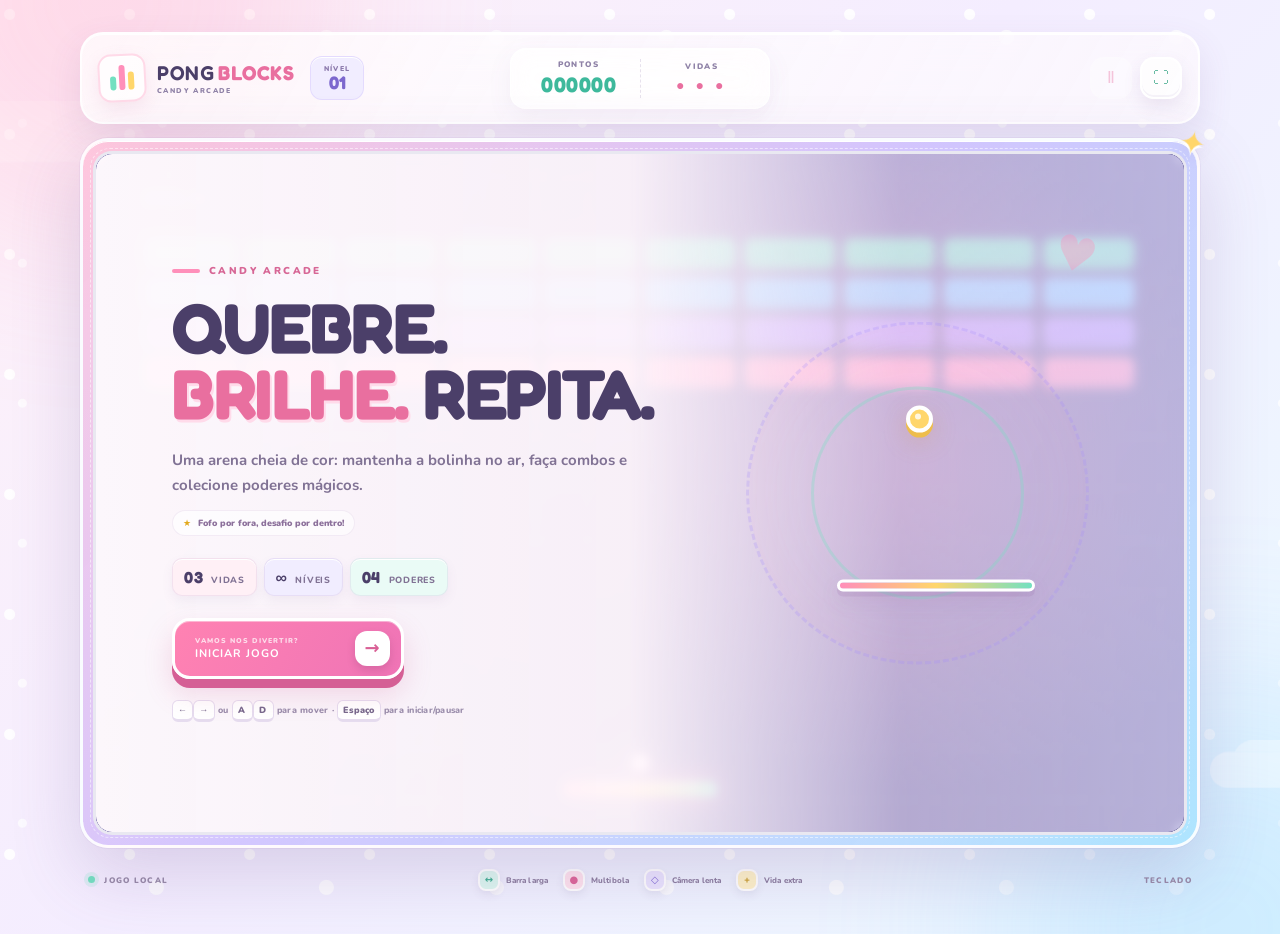
<file: projetos/vanilla-js/index.html>
<!DOCTYPE html>
<html lang="pt-BR">

<head>
    <meta charset="UTF-8">
    <meta name="viewport" content="width=device-width, initial-scale=1.0, viewport-fit=cover">
    <meta name="theme-color" content="#fff5fb">
    <meta name="description" content="Pong Blocks: um quebra-blocos fofo, colorido, responsivo e cheio de power-ups.">
    <title>Pong Blocks — Candy Arcade</title>
    <link rel="preconnect" href="https://fonts.googleapis.com">
    <link rel="preconnect" href="https://fonts.gstatic.com" crossorigin>
    <link
        href="https://fonts.googleapis.com/css2?family=Fredoka:wght@500;600;700&family=Nunito:wght@600;700;800;900&display=swap"
        rel="stylesheet">
    <link rel="stylesheet" href="style.css">
</head>

<body>
    <div class="ambient ambient-one" aria-hidden="true"></div>
    <div class="ambient ambient-two" aria-hidden="true"></div>

    <main class="game-shell">
        <header class="topbar">
            <div class="brand-zone">
                <a class="brand" href="#" aria-label="Pong Blocks — início">
                    <span class="brand-mark" aria-hidden="true"><i></i><i></i><i></i></span>
                    <span class="brand-copy">PONG <strong>BLOCKS</strong><small>Candy Arcade</small></span>
                </a>
                <div class="level-chip"><span>NÍVEL</span><strong id="level">01</strong></div>
            </div>

            <div class="hud" aria-label="Status da partida">
                <div class="hud-item hud-score"><span>PONTOS</span><strong id="score">000000</strong></div>
                <div class="hud-item hud-lives"><span>VIDAS</span><strong id="lives" aria-label="3 vidas">● ● ●</strong>
                </div>
            </div>
            <strong id="bestScore" class="sr-only">000000</strong>

            <div class="top-actions">
                <button class="icon-button" id="pauseButton" type="button" aria-label="Pausar jogo"
                    data-tooltip="Pausar" disabled><span aria-hidden="true">Ⅱ</span></button>
                <button class="icon-button" id="fullscreenButton" type="button" aria-label="Abrir em tela cheia"
                    data-tooltip="Tela cheia"><span id="fullscreenIcon" aria-hidden="true">⛶</span></button>
            </div>
        </header>

        <section class="game-card" aria-label="Área do jogo">
            <div class="game-stage" id="gameStage">
                <canvas id="gameCanvas" width="960" height="600" aria-label="Jogo Pong Blocks"></canvas>
                <div class="status-pill hidden" id="statusPill" role="status"><span id="statusIcon">✦</span><span
                        id="statusText">Barra ampliada</span></div>
                <div class="level-progress hidden" id="levelProgress" aria-label="Progresso da fase">
                    <span class="progress-label">FASE</span>
                    <span class="progress-track"><i id="progressFill"></i></span>
                    <strong id="progressText">0%</strong>
                </div>

                <div class="game-screen start-screen" id="startScreen">
                    <div class="screen-content start-content">
                        <p class="eyebrow"><span></span> CANDY ARCADE</p>
                        <h1>QUEBRE.<br><em>BRILHE.</em> REPITA.</h1>
                        <p class="lead">Uma arena cheia de cor: mantenha a bolinha no ar, faça combos e colecione
                            poderes mágicos.</p>
                        <p class="welcome-badge"><span aria-hidden="true">★</span> Fofo por fora, desafio por dentro!
                        </p>
                        <div class="feature-row" aria-label="Recursos do jogo">
                            <span><b>03</b> vidas</span><span><b>∞</b> níveis</span><span><b>04</b> poderes</span>
                        </div>
                        <button class="primary-button" id="startButton" type="button">
                            <span class="button-copy"><small>VAMOS NOS DIVERTIR?</small><strong>INICIAR
                                    JOGO</strong></span>
                            <b aria-hidden="true">→</b>
                        </button>
                        <p class="quick-tip"><kbd>←</kbd><kbd>→</kbd> ou <kbd>A</kbd><kbd>D</kbd> para mover ·
                            <kbd>Espaço</kbd> para iniciar/pausar</p>
                    </div>
                    <div class="hero-orbit" aria-hidden="true">
                        <div class="orbit-ring ring-one"></div>
                        <div class="orbit-ring ring-two"></div>
                        <div class="hero-ball"></div>
                        <div class="hero-paddle"></div>
                    </div>
                </div>

                <div class="game-screen compact-screen hidden" id="pauseScreen">
                    <div class="screen-content">
                        <p class="eyebrow"><span></span> INTERVALO</p>
                        <h2>JOGO PAUSADO</h2>
                        <p>Respire. A arena espera por você.</p>
                        <div class="button-row">
                            <button class="primary-button" id="resumeButton" type="button"><span>CONTINUAR</span><b
                                aria-hidden="true">→</b></button>
                            <button class="secondary-button" id="pauseRestartButton" type="button"><span>RECOMEÇAR</span><b aria-hidden="true">↻</b></button>
                        </div>
                        <small>Pressione <kbd>Espaço</kbd> para continuar</small>
                    </div>
                </div>

                <div class="game-screen compact-screen hidden" id="endScreen">
                    <div class="screen-content">
                        <p class="eyebrow" id="endEyebrow"><span></span> FIM DE JOGO</p>
                        <h2 id="endTitle">QUASE LÁ!</h2>
                        <p id="endMessage">A arena levou essa. Tente superar seu recorde.</p>
                        <div class="result-grid">
                            <div><span>PONTOS</span><strong id="finalScore">000000</strong></div>
                            <div><span>RECORDE</span><strong id="finalBest">000000</strong></div>
                        </div>
                        <button class="primary-button" id="restartButton" type="button"><span id="restartLabel">JOGAR
                                NOVAMENTE</span><b aria-hidden="true">↻</b></button>
                    </div>
                </div>

                <div class="countdown hidden" id="countdown" aria-live="polite"><span
                        id="countdownText">3</span><small>PREPARE-SE</small></div>
            </div>

            <div class="mobile-controls" aria-label="Controles por toque">
                <button id="moveLeft" type="button" aria-label="Mover para a esquerda">←</button><span>SEGURE PARA
                    MOVER</span><button id="moveRight" type="button" aria-label="Mover para a direita">→</button>
            </div>
        </section>

        <footer class="game-footer">
            <p><span class="status-dot"></span> JOGO LOCAL</p>
            <div class="power-legend" aria-label="Legenda dos poderes">
                <span><i class="power-wide">↔</i> Barra larga</span><span><i class="power-multi">●</i> Multibola</span>
                <span><i class="power-slow">◇</i> Câmera lenta</span><span><i class="power-life">+</i> Vida extra</span>
            </div>
            <p class="footer-hint">TECLADO</p>
        </footer>
    </main>

    <noscript>Ative o JavaScript no navegador para jogar Pong Blocks.</noscript>
    <div class="sr-only" id="announcer" aria-live="assertive"></div>
    <script src="script.js"></script>
</body>

</html>
</file>
<file: projetos/vanilla-js/style.css>
:root {
    --cream: #fffaf4;
    --paper: rgba(255, 255, 255, 0.82);
    --ink: #4b3f69;
    --muted: #8f82a7;
    --pink: #ff8fba;
    --pink-dark: #e96f9f;
    --purple: #a78bfa;
    --blue: #76c7ff;
    --mint: #73e0c1;
    --yellow: #ffd66b;
    --peach: #ffae8a;
    --line: rgba(109, 88, 145, 0.13);
    --shadow: rgba(104, 75, 139, 0.16);
}

* { box-sizing: border-box; margin: 0; padding: 0; }
html { min-height: 100%; background: #fff3fa; }

body {
    min-height: 100vh;
    min-height: 100svh;
    display: grid;
    place-items: center;
    overflow-x: hidden;
    padding: clamp(14px, 2.5vw, 34px);
    color: var(--ink);
    background:
        radial-gradient(circle at 8% 12%, rgba(255, 255, 255, .9) 0 5px, transparent 6px),
        radial-gradient(circle at 92% 22%, rgba(255, 255, 255, .75) 0 7px, transparent 8px),
        radial-gradient(circle at 16% 88%, rgba(255, 255, 255, .7) 0 4px, transparent 5px),
        linear-gradient(135deg, #fff2f8 0%, #f4edff 46%, #eaf9ff 100%);
    background-size: 120px 120px, 170px 170px, 140px 140px, auto;
    font-family: "Nunito", system-ui, sans-serif;
}

body::before,
body::after {
    content: "";
    position: fixed;
    z-index: 0;
    width: 180px;
    height: 62px;
    border-radius: 999px;
    opacity: .48;
    background: rgba(255,255,255,.78);
    box-shadow: 42px -18px 0 2px rgba(255,255,255,.7), 88px 3px 0 -4px rgba(255,255,255,.74);
    pointer-events: none;
}
body::before { top: 12%; left: -75px; transform: scale(.75); }
body::after { right: -72px; bottom: 11%; transform: scale(.58); }

button, a { -webkit-tap-highlight-color: transparent; }
button { font: inherit; }

.ambient {
    position: fixed;
    z-index: 0;
    width: 36vw;
    height: 36vw;
    min-width: 300px;
    min-height: 300px;
    border-radius: 50%;
    filter: blur(100px);
    opacity: .24;
    pointer-events: none;
}
.ambient-one { top: -18vw; left: -10vw; background: var(--pink); }
.ambient-two { right: -14vw; bottom: -20vw; background: var(--blue); }

.game-shell {
    position: relative;
    z-index: 1;
    width: min(1120px, calc((100svh - 178px) * 1.6), 100%);
    min-width: 0;
}

.topbar {
    min-height: 92px;
    display: grid;
    grid-template-columns: 1fr auto 1fr;
    align-items: center;
    gap: 24px;
    margin-bottom: 14px;
    padding: 13px 16px;
    border: 2px solid rgba(255,255,255,.84);
    border-radius: 23px;
    background: linear-gradient(120deg, rgba(255,255,255,.76), rgba(255,250,253,.62));
    box-shadow: 0 14px 35px rgba(104,75,139,.12), inset 0 1px 0 white;
    backdrop-filter: blur(16px);
}

.brand-zone { display: flex; align-items: center; gap: 16px; }

.brand {
    justify-self: start;
    display: inline-flex;
    align-items: center;
    gap: 11px;
    color: var(--ink);
    text-decoration: none;
    font-family: "Fredoka", sans-serif;
    font-size: 20px;
    font-weight: 600;
    letter-spacing: .5px;
}
.brand strong { color: var(--pink-dark); }
.brand-copy { display: grid; grid-template-columns: auto auto; align-items: baseline; column-gap: 4px; line-height: 1; }
.brand-copy small { grid-column: 1 / -1; margin-top: 4px; color: var(--muted); font-family: "Nunito", sans-serif; font-size: 7px; font-weight: 900; letter-spacing: 1.4px; text-transform: uppercase; }
.brand-mark {
    width: 48px;
    height: 48px;
    display: flex;
    gap: 3px;
    align-items: end;
    justify-content: center;
    padding: 10px;
    border: 2px solid rgba(255, 143, 186, .32);
    border-radius: 13px;
    background: rgba(255,255,255,.72);
    box-shadow: 0 7px 18px rgba(197, 123, 163, .14), inset 0 1px 0 white;
    transform: rotate(-3deg);
}
.brand-mark i { width: 6px; border-radius: 5px; box-shadow: none; }
.brand-mark i:nth-child(1) { height: 14px; background: var(--mint); }
.brand-mark i:nth-child(2) { height: 25px; background: var(--pink); }
.brand-mark i:nth-child(3) { height: 18px; background: var(--yellow); }
.level-chip { display: grid; min-width: 54px; padding: 7px 10px; border: 1px solid rgba(167,139,250,.18); border-radius: 12px; background: #f1edff; text-align: center; box-shadow: inset 0 1px 0 white; }
.level-chip span { color: #8b79ac; font-size: 7px; font-weight: 900; letter-spacing: 1.2px; }
.level-chip strong { color: #7c67ce; font-family: "Fredoka", sans-serif; font-size: 18px; line-height: 1.05; }

.hud {
    display: flex;
    align-items: center;
    justify-content: center;
    min-width: 260px;
    padding: 10px 6px;
    border: 1px solid rgba(255,255,255,.75);
    border-radius: 16px;
    background: rgba(255,255,255,.56);
    box-shadow: 0 8px 24px rgba(122,92,156,.08), inset 0 1px 0 white;
    backdrop-filter: blur(12px);
}
.hud-item { flex: 1; min-width: 110px; padding: 0 24px; text-align: center; border-right: 1px dashed rgba(120,93,155,.18); }
.hud-item:last-child { border-right: 0; }
.hud-item span { display: block; margin-bottom: 2px; color: var(--muted); font-size: 8px; font-weight: 900; letter-spacing: 1.4px; }
.hud-item strong { font-family: "Fredoka", sans-serif; color: var(--ink); font-size: 21px; letter-spacing: .5px; }
.hud-score strong { color: #3eb99c; text-shadow: none; }
.hud-lives strong { color: var(--pink-dark); font-size: 14px; letter-spacing: 4px; text-shadow: none; }

.top-actions { position: relative; z-index: 10; justify-self: end; display: flex; gap: 8px; }
.icon-button {
    position: relative;
    width: 42px;
    height: 42px;
    display: grid;
    place-items: center;
    color: #7b6b96;
    background: rgba(255,255,255,.7);
    border: 2px solid rgba(255,255,255,.88);
    border-radius: 14px;
    box-shadow: 0 8px 18px rgba(108,75,145,.11), inset 0 -2px 0 rgba(134,106,165,.07);
    cursor: pointer;
    transition: .2s ease;
}
.icon-button:nth-child(1) { color: var(--pink-dark); }
.icon-button:nth-child(2) { color: #6bbca5; }
.icon-button:nth-child(3) { color: #8972db; }
.icon-button:hover:not(:disabled) { transform: translateY(-3px) rotate(-2deg); border-color: #fff; background: #fff; box-shadow: 0 11px 22px rgba(108,75,145,.16); }
.icon-button:active:not(:disabled) { transform: translateY(0) scale(.94); }
.icon-button:disabled { opacity: .38; cursor: not-allowed; box-shadow: none; }
.icon-button[aria-pressed="false"] { color: #aaa1b8; background: rgba(255,255,255,.42); }
@media (hover: hover) {
    .icon-button[data-tooltip]::before { content: attr(data-tooltip); position: absolute; left: 50%; bottom: -32px; padding: 5px 8px; color: white; background: var(--ink); border-radius: 7px; opacity: 0; transform: translate(-50%, -4px); pointer-events: none; font-size: 8px; font-weight: 900; white-space: nowrap; transition: .18s ease; }
    .icon-button[data-tooltip]:hover::before { opacity: 1; transform: translate(-50%, 0); }
}

.game-card {
    position: relative;
    isolation: isolate;
    padding: 10px;
    border: 3px solid rgba(255,255,255,.9);
    border-radius: 28px;
    background: linear-gradient(135deg, rgba(255,190,215,.76), rgba(200,185,255,.75) 47%, rgba(160,226,255,.72));
    box-shadow: 0 26px 70px rgba(104,75,139,.2), inset 0 1px 0 white, 0 0 0 1px rgba(157,119,183,.08);
}
.game-card::before {
    content: "";
    position: absolute;
    z-index: -1;
    inset: 7px;
    border: 1px dashed rgba(255,255,255,.52);
    border-radius: 20px;
    pointer-events: none;
}
.game-card::after {
    content: "✦";
    position: absolute;
    z-index: 8;
    right: -9px;
    top: -19px;
    color: var(--yellow);
    font-size: 32px;
    text-shadow: 0 3px 0 white, 0 7px 16px rgba(137,93,155,.15);
    transform: rotate(12deg);
    pointer-events: none;
}

.game-stage {
    position: relative;
    overflow: hidden;
    aspect-ratio: 16 / 10;
    border: 3px solid rgba(255,255,255,.86);
    border-radius: 19px;
    background: #625b9f;
    box-shadow: inset 0 0 0 1px rgba(88,68,122,.08), inset 0 12px 30px rgba(71,56,109,.14);
    touch-action: none;
}
canvas { display: block; width: 100%; height: 100%; }

.game-screen {
    position: absolute;
    inset: 0;
    z-index: 5;
    display: flex;
    align-items: center;
    padding: clamp(28px, 6vw, 76px);
    background:
        linear-gradient(90deg, rgba(255,250,253,.98) 0%, rgba(255,247,252,.95) 49%, rgba(248,235,255,.58) 74%, rgba(230,225,255,.68) 100%),
        radial-gradient(circle at 76% 46%, rgba(255,143,186,.28), transparent 36%);
    backdrop-filter: blur(5px);
}
.game-screen::after {
    content: "♥";
    position: absolute;
    right: 8%;
    top: 10%;
    color: rgba(255,143,186,.36);
    font-size: clamp(22px, 4vw, 48px);
    transform: rotate(13deg);
}
.screen-content { position: relative; z-index: 2; width: min(540px, 62%); }
.eyebrow { display: flex; align-items: center; gap: 9px; margin-bottom: 16px; color: #d76695 !important; font-size: 10px !important; font-weight: 900; letter-spacing: 2.4px; }
.eyebrow span { width: 28px; height: 4px; border-radius: 9px; background: var(--pink); box-shadow: none; }
.start-content h1,
.game-screen h2 { font-family: "Fredoka", sans-serif; color: var(--ink); font-weight: 700; line-height: .94; letter-spacing: -1.5px; }
.start-content h1 { font-size: clamp(36px, 5.5vw, 72px); }
.start-content h1 em { color: var(--pink-dark); font-style: normal; text-shadow: 2px 3px 0 #ffdbea; }
.lead { max-width: 490px; margin-top: 22px; color: #807294; font-size: clamp(12px, 1.5vw, 15px); font-weight: 700; line-height: 1.65; }
.welcome-badge { width: fit-content; display: flex; align-items: center; gap: 7px; margin-top: 12px; padding: 6px 10px; color: #8c709b; border: 1px solid rgba(169,126,183,.13); border-radius: 999px; background: rgba(255,255,255,.62); font-size: 9px; font-weight: 900; }
.welcome-badge span { color: #e2a91d; }

.feature-row { display: flex; gap: 7px; margin: 22px 0; }
.feature-row span { padding: 8px 11px; color: #807294; border: 1px solid rgba(152,116,177,.12); border-radius: 10px; background: rgba(255,255,255,.7); box-shadow: 0 5px 12px rgba(119,86,147,.07), inset 0 1px 0 white; font-size: 9px; font-weight: 800; text-transform: uppercase; letter-spacing: .7px; white-space: nowrap; }
.feature-row span:nth-child(1) { background: #fff0f6; }
.feature-row span:nth-child(2) { background: #f1edff; }
.feature-row span:nth-child(3) { background: #eafbf6; }
.feature-row b { margin-right: 4px; color: var(--ink); font-family: "Fredoka", sans-serif; font-size: 16px; }

.primary-button {
    position: relative;
    isolation: isolate;
    min-width: 232px;
    min-height: 57px;
    display: inline-flex;
    align-items: center;
    justify-content: space-between;
    gap: 24px;
    overflow: hidden;
    padding: 10px 11px 10px 20px;
    color: white;
    background: linear-gradient(120deg, #ff82b2, #ef74b6);
    border: 3px solid #fff;
    border-radius: 18px;
    box-shadow: 0 9px 0 #d55f95, 0 14px 28px rgba(210,90,147,.22), inset 0 1px 0 rgba(255,255,255,.42);
    font-size: 11px;
    font-weight: 900;
    letter-spacing: 1px;
    cursor: pointer;
    transition: transform .18s ease, box-shadow .18s ease, filter .18s ease;
}
.primary-button::before { content: ""; position: absolute; z-index: -1; inset: 0; transform: translateX(-120%) skewX(-18deg); background: linear-gradient(90deg, transparent, rgba(255,255,255,.4), transparent); transition: transform .55s ease; }
.primary-button:hover::before { transform: translateX(120%) skewX(-18deg); }
.primary-button b { flex: 0 0 35px; width: 35px; height: 35px; display: grid; place-items: center; color: #d95f95; background: white; border-radius: 12px; box-shadow: 0 4px 9px rgba(117,52,90,.2); font-size: 18px; transition: transform .2s ease; }
.primary-button:hover { transform: translateY(-3px) rotate(-.4deg); filter: saturate(1.07); box-shadow: 0 11px 0 #d55f95, 0 18px 32px rgba(210,90,147,.27); }
.primary-button:hover b { transform: translateX(2px) rotate(4deg); }
.primary-button:active { transform: translateY(6px); box-shadow: 0 3px 0 #d55f95, 0 7px 14px rgba(210,90,147,.18); }
.button-copy { display: grid; gap: 1px; text-align: left; }
.button-copy small { color: rgba(255,255,255,.72); font-size: 7px; font-weight: 900; letter-spacing: 1px; }
.button-copy strong { color: white; font-size: 11px; letter-spacing: 1px; }
.primary-button:focus-visible,
.icon-button:focus-visible,
.mobile-controls button:focus-visible { outline: 3px solid var(--purple); outline-offset: 3px; }

.quick-tip { margin-top: 21px; color: #9a8dab; font-size: 9px; font-weight: 800; letter-spacing: .25px; }
kbd { min-width: 21px; display: inline-block; padding: 3px 5px; color: #77688c; background: white; border: 1px solid #e6dcef; border-bottom-width: 3px; border-radius: 6px; font: 900 9px "Nunito", sans-serif; text-align: center; }

.hero-orbit { position: absolute; z-index: 1; right: 7%; top: 50%; width: 35%; aspect-ratio: 1; transform: translateY(-50%); }
.orbit-ring { position: absolute; inset: 5%; border: 3px dashed rgba(167,139,250,.25); border-radius: 50%; }
.ring-one { animation: breathe 4s ease-in-out infinite; box-shadow: inset 0 0 70px rgba(255,143,186,.08); }
.ring-two { inset: 22%; border-style: solid; border-color: rgba(115,224,193,.3); animation: breathe 4s ease-in-out 1s infinite reverse; }
.hero-ball { position: absolute; left: 47%; top: 27%; width: 27px; aspect-ratio: 1; border: 4px solid white; border-radius: 50%; background: var(--yellow); box-shadow: 0 5px 0 #eebd4c, 0 9px 25px rgba(216,154,76,.28); animation: hero-ball 2.7s ease-in-out infinite; }
.hero-ball::after { content: ""; position: absolute; width: 6px; height: 6px; left: 5px; top: 4px; border-radius: 50%; background: rgba(255,255,255,.8); }
.hero-paddle { position: absolute; left: 29%; bottom: 24%; width: 52%; height: 12px; border: 3px solid white; border-radius: 12px; background: linear-gradient(90deg, var(--pink), var(--yellow), var(--mint)); box-shadow: 0 5px 0 rgba(142,94,157,.15), 0 9px 20px rgba(144,88,157,.13); }

.compact-screen { justify-content: center; text-align: center; background: rgba(255,248,253,.93); backdrop-filter: blur(14px); }
.compact-screen .screen-content { width: min(460px, 100%); }
.compact-screen .eyebrow { justify-content: center; }
.compact-screen h2 { margin-bottom: 16px; font-size: clamp(32px, 5vw, 54px); }
.compact-screen p { margin-bottom: 24px; color: var(--muted); font-weight: 700; line-height: 1.6; }
.compact-screen small { display: block; margin-top: 20px; color: #9a8daa; }
.result-grid { display: grid; grid-template-columns: 1fr 1fr; gap: 8px; max-width: 340px; margin: 0 auto 25px; background: transparent; }
.result-grid div { padding: 13px 18px; border: 1px solid #eadff0; border-radius: 13px; background: rgba(255,255,255,.85); box-shadow: 0 6px 16px rgba(113,78,139,.07); }
.result-grid span { display: block; color: var(--muted); font-size: 8px; font-weight: 900; letter-spacing: 1.4px; }
.result-grid strong { color: var(--pink-dark); font-family: "Fredoka", sans-serif; font-size: 20px; }

.countdown { position: absolute; inset: 0; z-index: 4; display: grid; place-content: center; text-align: center; pointer-events: none; background: rgba(93,82,153,.2); }
.countdown span { color: white; font: 700 clamp(72px, 14vw, 148px) "Fredoka", sans-serif; line-height: .8; text-shadow: 0 7px 0 rgba(75,63,105,.22), 0 0 35px rgba(255,214,107,.42); animation: count-pop .65s ease both; }
.countdown small { margin-top: 20px; color: #fff5c4; font-size: 10px; font-weight: 900; letter-spacing: 4px; }
.status-pill { position: absolute; z-index: 3; top: 18px; left: 50%; transform: translateX(-50%); display: flex; gap: 8px; align-items: center; padding: 9px 14px; color: var(--pink-dark); background: rgba(255,255,255,.91); border: 2px solid rgba(255,143,186,.35); border-radius: 999px; box-shadow: 0 7px 18px rgba(68,50,104,.15); backdrop-filter: blur(8px); font-size: 10px; font-weight: 900; letter-spacing: .25px; animation: pill-in .25s ease both; }
.level-progress { position: absolute; z-index: 3; right: 15px; top: 13px; min-width: 158px; display: grid; grid-template-columns: auto minmax(70px, 1fr) auto; align-items: center; gap: 8px; padding: 8px 10px; color: white; border: 1px solid rgba(255,255,255,.28); border-radius: 11px; background: rgba(75,63,105,.52); box-shadow: 0 7px 18px rgba(48,36,82,.18), inset 0 1px 0 rgba(255,255,255,.13); backdrop-filter: blur(8px); pointer-events: none; }
.progress-label { font-size: 7px; font-weight: 900; letter-spacing: 1px; }
.progress-track { height: 6px; overflow: hidden; border-radius: 999px; background: rgba(255,255,255,.18); }
.progress-track i { display: block; width: 0; height: 100%; border-radius: inherit; background: linear-gradient(90deg, var(--pink), var(--yellow), var(--mint)); box-shadow: 0 0 8px rgba(255,214,107,.45); transition: width .28s ease; }
.level-progress strong { min-width: 27px; font-family: "Fredoka", sans-serif; font-size: 9px; text-align: right; }

.mobile-controls { display: none; height: 70px; align-items: center; justify-content: space-between; gap: 12px; padding: 10px 8px 3px; }
.mobile-controls button { flex: 0 0 min(28vw, 110px); height: 52px; color: #745f95; background: rgba(255,255,255,.75); border: 2px solid rgba(255,255,255,.95); border-radius: 16px; box-shadow: 0 6px 0 rgba(119,90,153,.12), 0 10px 20px rgba(104,75,139,.1); font-size: 25px; font-weight: 900; touch-action: none; transition: .12s ease; }
.mobile-controls button:first-child { background: #ffe8f1; color: var(--pink-dark); }
.mobile-controls button:last-child { background: #e7fbf5; color: #48af92; }
.mobile-controls button:active { transform: translateY(5px); box-shadow: 0 1px 0 rgba(119,90,153,.12); }
.mobile-controls span { color: #8d7da1; font-size: 8px; font-weight: 900; letter-spacing: 1.3px; }

.game-footer { min-height: 54px; display: grid; grid-template-columns: 1fr auto 1fr; align-items: center; gap: 18px; padding: 11px 8px 0; color: #988ba8; font-size: 8px; font-weight: 900; letter-spacing: 1.3px; }
.game-footer > p:last-child { text-align: right; }
.status-dot { width: 7px; height: 7px; display: inline-block; margin-right: 6px; border-radius: 50%; background: var(--mint); box-shadow: 0 0 0 4px rgba(115,224,193,.18); }
.power-legend { display: flex; gap: 15px; }
.power-legend span { display: inline-flex; align-items: center; gap: 6px; color: #8d7fa0; letter-spacing: .1px; font-weight: 800; text-transform: none; }
.power-legend i { width: 22px; height: 22px; display: grid; place-items: center; border: 2px solid white; border-radius: 8px; box-shadow: 0 4px 9px rgba(94,69,127,.09); font-style: normal; font-size: 10px; }
.power-wide { color: #3faf91; background: #ddf8f0; }
.power-multi { color: #df6799; background: #ffe3ee; }
.power-slow { color: #7f67d4; background: #ebe5ff; }
.power-life { color: #c99c28; background: #fff3c9; }

.hidden { display: none !important; }
.sr-only { position: absolute; width: 1px; height: 1px; overflow: hidden; clip: rect(0,0,0,0); white-space: nowrap; }

.game-shell:fullscreen { width: 100%; height: 100%; padding: 12px; display: grid; grid-template-rows: auto minmax(0, 1fr) auto; background: linear-gradient(135deg, #fff2f8, #eeeaff, #eaf9ff); }
.game-shell:fullscreen .topbar { min-height: 62px; padding-bottom: 10px; }
.game-shell:fullscreen .game-card { min-height: 0; display: grid; place-items: center; }
.game-shell:fullscreen .game-stage { width: min(100%, calc((100vh - 155px) * 1.6)); }
.game-shell:fullscreen .game-footer { min-height: 42px; }

@keyframes breathe { 50% { transform: scale(1.07) rotate(2deg); opacity: .6; } }
@keyframes hero-ball { 0%,100% { transform: translate(-42px, 100px) rotate(-12deg); } 50% { transform: translate(45px, -20px) rotate(12deg); } }
@keyframes count-pop { from { opacity: 0; transform: scale(.6) rotate(-5deg); } 45% { opacity: 1; transform: scale(1.08) rotate(2deg); } to { opacity: 1; transform: scale(1); } }
@keyframes pill-in { from { opacity: 0; transform: translate(-50%, -8px) scale(.9); } }

@media (max-width: 860px) {
    body { padding: 10px; align-items: start; }
    .game-shell { width: 100%; }
    .topbar { grid-template-columns: 1fr auto; gap: 12px; margin-bottom: 9px; padding: 11px 12px; }
    .hud { grid-row: 2; grid-column: 1 / -1; width: 100%; min-width: 0; justify-content: space-between; padding: 9px 0; }
    .hud-item { flex: 1; min-width: 0; padding: 0 8px; }
    .game-card { padding: 7px; border-radius: 21px; }
    .game-stage { border-radius: 15px; }
    .game-footer { grid-template-columns: 1fr; text-align: center; }
    .game-footer > p { display: none; }
    .power-legend { justify-content: center; flex-wrap: wrap; gap: 8px 14px; }
}

@media (max-width: 620px) {
    .topbar { border-radius: 18px; }
    .brand-zone { gap: 8px; }
    .brand { font-size: 15px; }
    .brand-mark { width: 39px; height: 39px; padding: 8px; }
    .level-chip { min-width: 45px; padding: 6px 7px; }
    .level-chip strong { font-size: 15px; }
    .game-screen { padding: 23px; background: linear-gradient(90deg, rgba(255,249,253,.98), rgba(247,237,255,.84)); }
    .screen-content { width: 76%; }
    .start-content h1 { font-size: clamp(29px, 9vw, 44px); letter-spacing: -1px; }
    .lead { margin-top: 12px; font-size: 10px; line-height: 1.45; }
    .welcome-badge { margin-top: 8px; padding: 4px 7px; font-size: 7px; }
    .eyebrow { margin-bottom: 10px; }
    .feature-row { margin: 13px 0; }
    .feature-row span { padding: 6px 8px; font-size: 7px; }
    .feature-row b { font-size: 12px; }
    .primary-button { min-width: 190px; min-height: 49px; padding: 7px 8px 7px 14px; font-size: 9px; border-radius: 15px; box-shadow: 0 6px 0 #d55f95, 0 10px 20px rgba(210,90,147,.18); }
    .primary-button b { flex-basis: 30px; width: 30px; height: 30px; }
    .primary-button:active { transform: translateY(4px); box-shadow: 0 2px 0 #d55f95; }
    .quick-tip { display: none; }
    .hero-orbit { right: -5%; width: 43%; opacity: .62; }
    .compact-screen .screen-content { width: 100%; }
    .compact-screen h2 { font-size: 30px; }
    .mobile-controls { display: flex; }
    .hud-best { display: none; }
    .hud-item strong { font-size: 15px; }
    .game-footer { padding-top: 7px; }
    .power-legend span { font-size: 7px; }
    .level-progress { right: 8px; top: 8px; min-width: 120px; grid-template-columns: auto 55px auto; gap: 5px; padding: 6px 7px; }
}

@media (max-width: 420px) {
    .brand { font-size: 13px; }
    .brand-mark { width: 31px; height: 31px; padding: 6px; }
    .icon-button { width: 35px; height: 35px; border-radius: 11px; }
    .top-actions { gap: 5px; }
    .level-chip { min-width: 41px; }
    .brand-copy small { display: none; }
    .game-stage { aspect-ratio: 16 / 10; }
    .screen-content { width: 84%; }
    .feature-row span:last-child { display: none; }
    .welcome-badge { display: none; }
    .mobile-controls span { max-width: 76px; line-height: 1.35; text-align: center; }
}

@media (orientation: landscape) and (max-height: 650px) {
    body { padding: 5px 9px; place-items: center; }
    .game-shell { width: min(100%, calc((100svh - 62px) * 1.6)); }
    .topbar { min-height: 52px; grid-template-columns: 1fr auto 1fr; margin-bottom: 5px; padding: 4px 7px; border-radius: 15px; }
    .brand-mark { width: 30px; height: 30px; }
    .brand { font-size: 12px; }
    .hud { grid-row: auto; grid-column: auto; width: auto; min-width: 210px; padding: 5px 2px; }
    .hud-item { padding: 0 11px; }
    .hud-item span { font-size: 7px; }
    .hud-item strong { font-size: 14px; }
    .icon-button { width: 34px; height: 34px; }
    .game-card { padding: 5px; border-radius: 17px; }
    .game-stage { border-radius: 12px; }
    .game-screen { padding: 18px 34px; }
    .start-content h1 { font-size: clamp(29px, 8vh, 43px); }
    .lead { margin-top: 9px; line-height: 1.4; }
    .feature-row { margin: 10px 0; }
    .quick-tip { display: none; }
    .primary-button { min-height: 44px; padding-block: 5px; }
    .mobile-controls,
    .game-footer { display: none; }
}

@media (prefers-reduced-motion: reduce) {
    *, *::before, *::after { animation-duration: .01ms !important; animation-iteration-count: 1 !important; scroll-behavior: auto !important; }
}

.button-row { display:flex; flex-wrap:wrap; gap:10px; justify-content:center; align-items:center; margin-top:6px; }
.secondary-button { position:relative; isolation:isolate; min-width:180px; min-height:57px; display:inline-flex; align-items:center; justify-content:center; gap:10px; padding:8px 14px; color:#6b4b91; background:linear-gradient(180deg,#ffffff,#f3ecff); border:2px solid #e6dcef; border-bottom-width:5px; border-radius:18px; font:900 10px "Fredoka",sans-serif; letter-spacing:1px; box-shadow:0 8px 18px rgba(108,75,145,.12); transition:transform .18s ease, box-shadow .18s ease, filter .18s ease; }
.secondary-button b { flex:0 0 35px; width:35px; height:35px; display:grid; place-items:center; color:#8972db; background:white; border-radius:12px; box-shadow:0 4px 9px rgba(108,75,145,.12); font-size:18px; }
.secondary-button:hover { transform:translateY(-3px); filter:saturate(1.05); box-shadow:0 11px 22px rgba(108,75,145,.16); }
.secondary-button:active { transform:translateY(4px); box-shadow:0 4px 10px rgba(108,75,145,.12); }
@media (max-width: 480px){ .secondary-button { min-width:160px; min-height:49px; font-size:9px; border-radius:15px; } .secondary-button b { flex-basis:30px; width:30px; height:30px; } }
</file>
